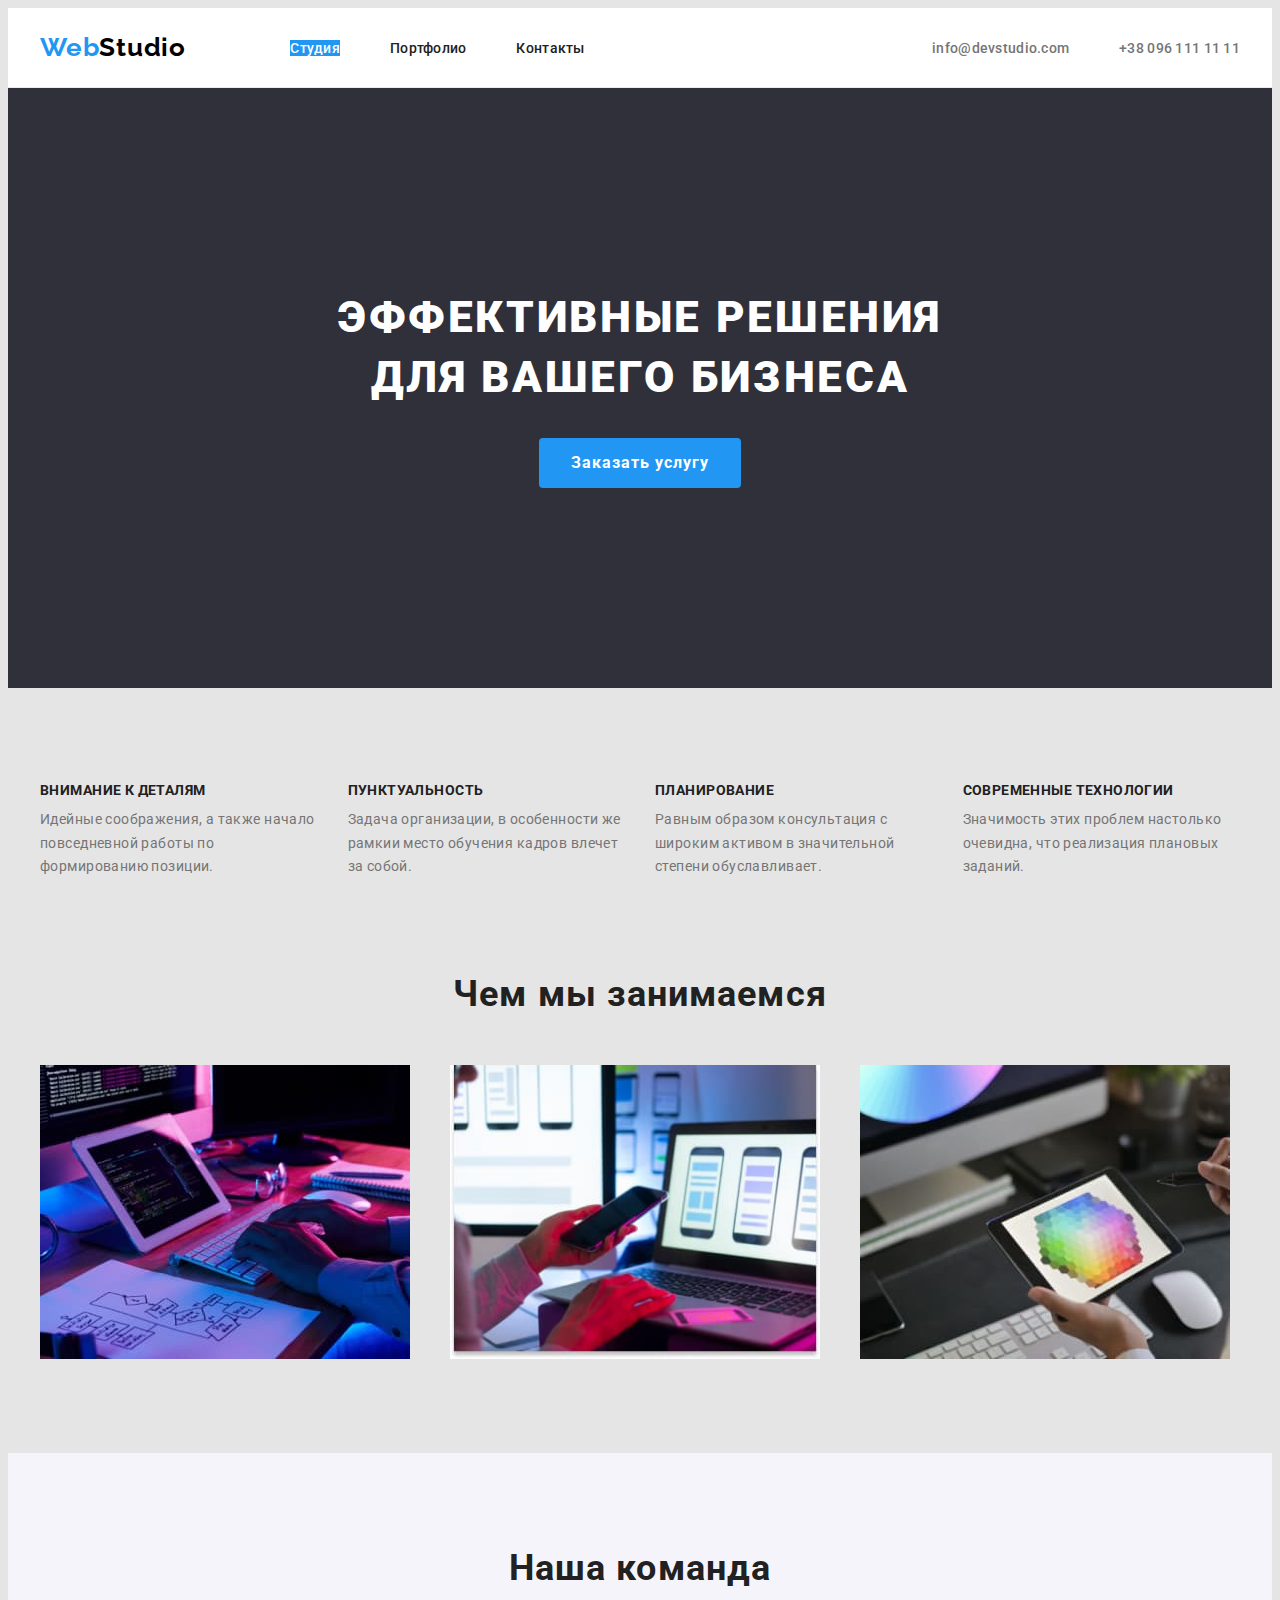
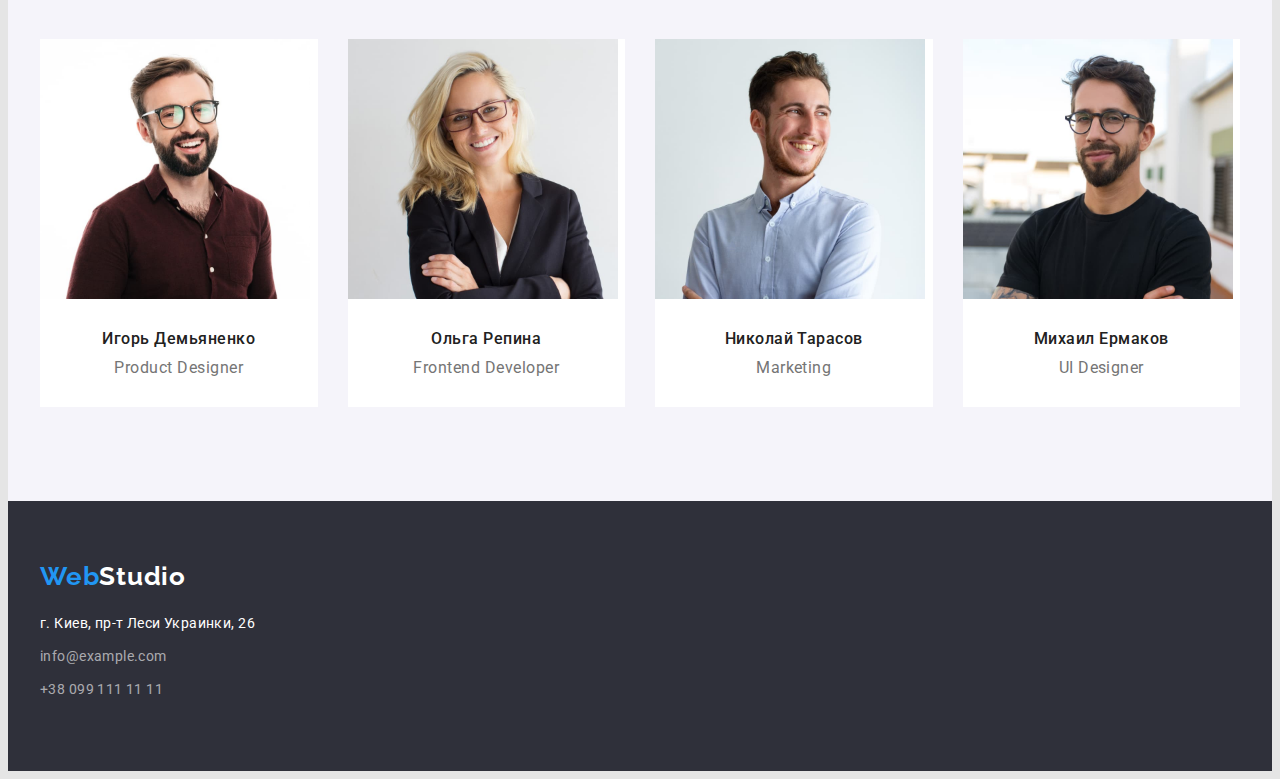
<file: index.html>
<!DOCTYPE html>
<html lang="ru">
    <head>
        <meta charset="utf-8">
        <title> Studio</title>
        <!--link GOOGLE Fonts-->
        <!--CSS rules to specify families
            font-family: 'Raleway', sans-serif;
            font-family: 'Roboto', sans-serif;-->
        <link rel="preconnect" href="https://fonts.googleapis.com">
        <link rel="preconnect" href="https://fonts.gstatic.com" crossorigin>
        <link href="https://fonts.googleapis.com/css2?family=Raleway:wght@700&family=Roboto:wght@400;500;700;900&display=swap" rel="stylesheet">
        <!--Link style-->
        <link rel="stylesheet" href="https://cdnjs.cloudflare.com/ajax/libs/modern-normalize/1.1.0/modern-normalize.min.css" integrity="sha512-wpPYUAdjBVSE4KJnH1VR1HeZfpl1ub8YT/NKx4PuQ5NmX2tKuGu6U/JRp5y+Y8XG2tV+wKQpNHVUX03MfMFn9Q==" crossorigin="anonymous" referrerpolicy="no-referrer" />
        <link rel="stylesheet" href="./css/style.css">
    </head>
    <body>
        <header class="header">
            <div class="container header-container">
                <!-- <div class="logo-container"> -->
                    <a href="" class="link link-no-tdn header-logo">Web<span class="header-post-logo">Studio</span> </a>
                <!-- </div> -->
                <!-- <div class="nav-container"> -->
                    <nav class="navigation-header">
                        <ul class="list list-no-ls list-header-navigation " > 
                            <li class="header-nav-item item"><a href="./index.html" class="link link-no-tdn header-nav-link current-page-link ">Студия</a></li>
                            <li class="header-nav-item item"><a href="./portfolio.html" class="link link-no-tdn header-nav-link ">Портфолио</a></li>    
                            <li class="header-nav-item item"><a href="" class="link link-no-tdn header-nav-link ">Контакты</a></li>
                        </ul>    
                    </nav>
                <!-- </div> -->
                <!-- <div class="contact-header-container"> -->
                    <ul class="list list-no-ls list-header-contact" >
                        <li class="header-contact-item"><a href="mailto:info@devstudio.com" class="link link-no-tdn header-contact-link">info@devstudio.com</a></li>
                        <li class="header-contact-item"><a href="tel:+380961111111" class="link link-no-tdn header-contact-link">+38&nbsp096&nbsp111&nbsp11&nbsp11</a></li>
                    </ul>
                <!-- </div>          -->
            </div>
        </header>
        <main>
            <section class="hero section">  
                <div class="container hero-container">
                    <h1 class="hero-title">Эффективные решения для вашего бизнеса</h1>
                        <input type="button" value="Заказать услугу" class="hero-button">
                </div>
            </section>
            <section class="superiority section">
                <div class="container">
                    <h2 hidden >Наши достоинства</h2>
                    <ul class="superiority-list list-no-ls">
                        <li class="superiority-item item">
                            <h3 class="superiority-name">Внимание к деталям</h3>
                            <p class="superiority-after-title">Идейные соображения, а также начало повседневной работы по формированию позиции.</p>
                        </li>
                        <li class="superiority-item item">
                            <h3 class="superiority-name">Пунктуальность</h3>
                            <p class="superiority-after-title">Задача организации, в особенности же рамкии место обучения кадров влечет за собой.</p>
                        </li>
                        <li class="superiority-item item">
                            <h3 class="superiority-name">Планирование</h3>
                            <p class="superiority-after-title">Равным образом консультация с широким активом в значительной степени обуславливает.</p>
                        </li>
                        <li class="superiority-item item">
                            <h3 class="superiority-name">Современные технологии</h3>
                            <p class="superiority-after-title">Значимость этих проблем настолько очевидна, что реализация плановых заданий.</p>
                        </li>
                    </ul> 
                </div>   
            </section>
            <section class="scills-section section">
                <div class="container scills-container">
                    <h2 class="scills-title">
                        Чем мы занимаемся
                    </h2>
                    <ul class="scills-list list-no-ls">
                        <li class="scills-item item"><a href="" class="scills-link link-no-tdn link"><img src="./images/coding.jpg" alt="Высококласный код" width="370" height="294"></a></li>
                        <li class="scills-item item"><a href="" class="scills-link link-no-tdn link"><img src="./images/crossplatform.jpg" alt="Разработка контент для различных платформ" width="370" height="294"></a></li>
                        <li class="scills-item item"><a href="" class="scills-link link-no-tdn link"><img src="./images/design.jpg" alt="Разработка дизайна" width="370" height="294"></a></li>
                    </ul>
                </div>
            </section>
            <section class="team-section section" >
                <div class="container">
                    <h2 class="team-title"> Наша команда </h2>
                    <ul class="team-list list-no-ls">
                        <li class="team-items item">
                            <img src="./images/productdesigner.jpg" alt="Product Designer" width="270" height="260">
                            <div class="team-fig-caption">
                                <h3 class="team-member-names">Игорь Демьяненко</h3>
                                <p lang="en" class="team-member-positions">Product Designer</p>
                            </div>
                        </li>
                        <li class="team-items item">
                            <img src="./images/frontend.jpg" alt="Frontend Developer" width="270" height="260">
                            <div class="team-fig-caption">
                                <h3 class="team-member-names">Ольга Репина</h3>
                                <p lang="en" class="team-member-positions">Frontend Developer</p>
                            </div>
                        </li>
                        <li class="team-items item">
                            <img src="./images/marketing.jpg" alt="Marketing" width="270" height="260">
                            <div class="team-fig-caption">
                                <h3 class="team-member-names">Николай Тарасов</h3>
                                <p lang="en" class="team-member-positions">Marketing</p>
                            </div>
                        </li>
                        <li class="team-items item">
                            <img src="./images/uidesigner.jpg" alt="UI Designer" width="270" height="260">
                            <div class="team-fig-caption">
                                <h3 class="team-member-names">Михаил Ермаков</h3>
                                <p lang="en" class="team-member-positions">UI Designer</p>
                            </div>
                        </li>
                    </ul>
                </div>
            </section>          
        </main> 
        <footer class="footer"> 
            <div class="container footer-container">
                <div class="footer-logo-container">
                    <a href="" class="link link-no-tdn footer-logo">Web<span class="footer-post-logo">Studio</span> </a>
                </div>
                <address class="address">
                    <ul class="address-list list-no-ls">
                        <li class="address-item item"><a href="" class="address-link link-no-tdn">г. Киев, пр-т Леси Украинки, 26</a></li>
                        <li class="address-item item"><a href="mailto:info@example.com" class=" address-link address-telmail-link link-no-tdn">info@example.com</a></li>
                        <li class="address-item item"><a href="tel:+380991111111" class="address-link address-telmail-link link-no-tdn">+38 099 111 11 11</a></li>
                    </ul>
                </address>
            </div>
        </footer>   
    </body>
</html>
</file>
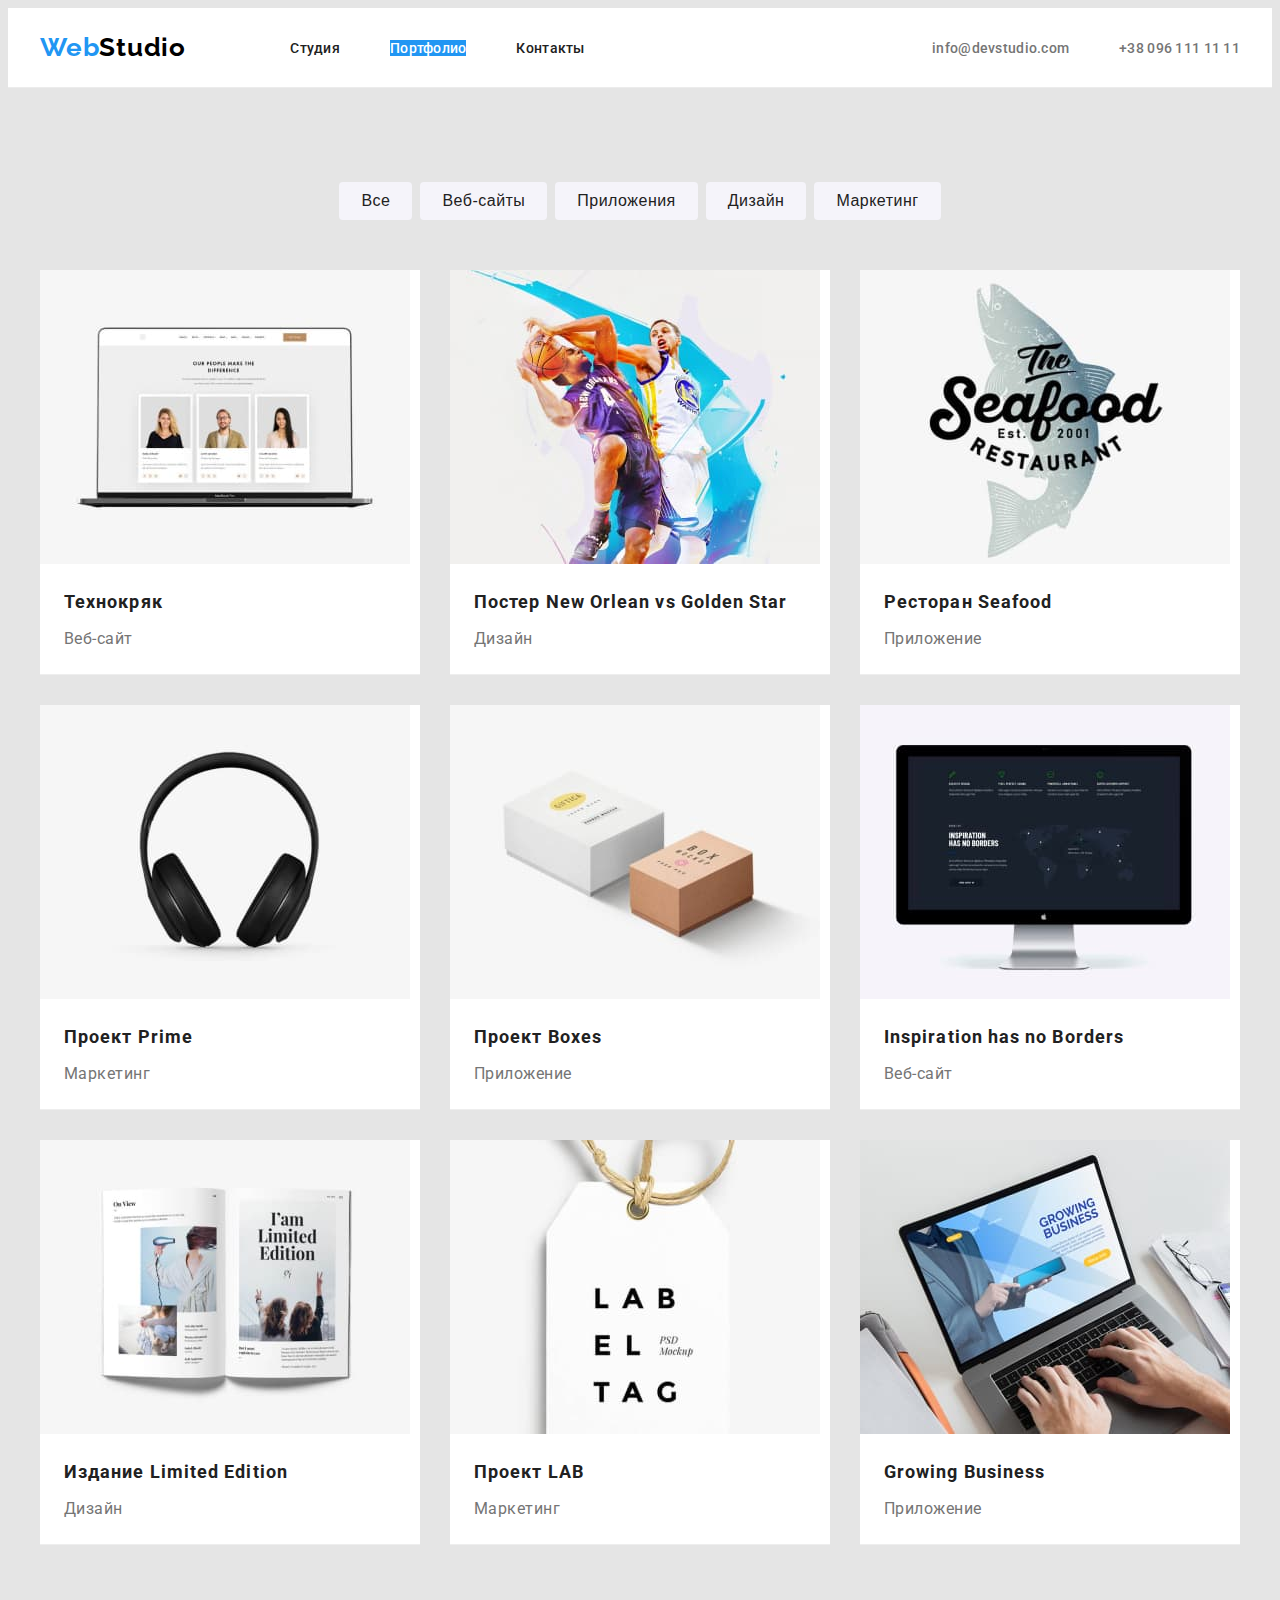
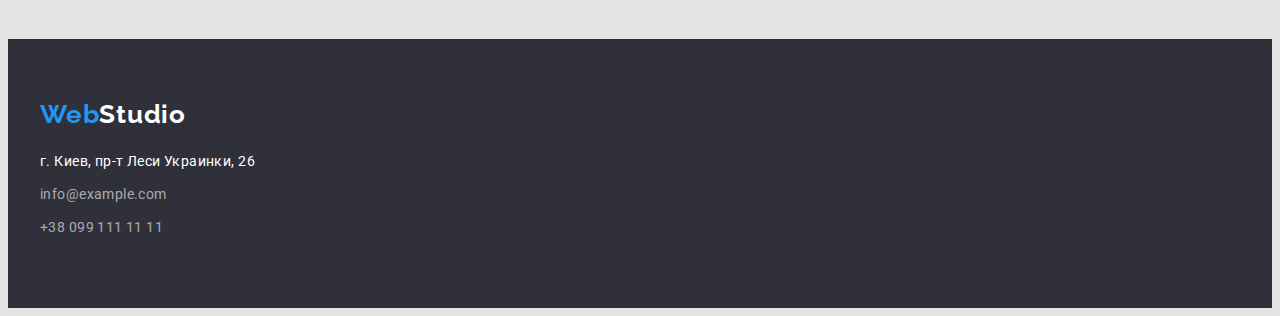
<file: portfolio.html>
<!DOCTYPE html >
<html lang="ru">
    <head>
        <meta charset="utf-8">
        <title> Portfolio </title>
        <!--link GOOGLE Fonts-->
        <!--CSS rules to specify families
            font-family: 'Raleway', sans-serif;
            font-family: 'Roboto', sans-serif;-->
        <link rel="preconnect" href="https://fonts.googleapis.com">
        <link rel="preconnect" href="https://fonts.gstatic.com" crossorigin>
        <link href="https://fonts.googleapis.com/css2?family=Raleway:wght@700&family=Roboto:wght@400;500;700;900&display=swap" rel="stylesheet">
        <!--Link style-->
        <link rel="stylesheet" href="https://cdnjs.cloudflare.com/ajax/libs/modern-normalize/1.1.0/modern-normalize.min.css" integrity="sha512-wpPYUAdjBVSE4KJnH1VR1HeZfpl1ub8YT/NKx4PuQ5NmX2tKuGu6U/JRp5y+Y8XG2tV+wKQpNHVUX03MfMFn9Q==" crossorigin="anonymous" referrerpolicy="no-referrer" />    
        <link rel="stylesheet" href="./css/style.css">
    </head>
    <body>
        <header class="header">
            <div class="container header-container">
                <!-- <div class="logo-container"> -->
                    <a href="" class="link link-no-tdn header-logo">Web<span class="header-post-logo">Studio</span> </a>
                <!-- </div> -->
                <!-- <div class="nav-container"> -->
                    <nav class="navigation-header">
                        <ul class="list list-no-ls list-header-navigation " > 
                            <li class="header-nav-item item"><a href="./index.html" class="link link-no-tdn header-nav-link ">Студия</a></li>
                            <li class="header-nav-item item"><a href="./portfolio.html" class="link link-no-tdn header-nav-link current-page-link  ">Портфолио</a></li>    
                            <li class="header-nav-item item"><a href="" class="link link-no-tdn header-nav-link ">Контакты</a></li>
                        </ul>    
                    </nav>
                <!-- </div> -->
                <!-- <div class="contact-header-container"> -->
                    <ul class="list list-no-ls list-header-contact" >
                        <li class="header-contact-item"><a href="mailto:info@devstudio.com" class="link link-no-tdn header-contact-link">info@devstudio.com</a></li>
                        <li class="header-contact-item"><a href="tel:+380961111111" class="link link-no-tdn header-contact-link">+38&nbsp096&nbsp111&nbsp11&nbsp11</a></li>
                    </ul>
                <!-- </div>          -->
            </div>
        </header>
        <section class="products-section section">
            <div class="container">
                <ul class="products-list list-no-ls">
                    <li class="product-list-item item"><input type="button" value="Все" class="product-list-btn button"></li>
                    <li class="product-list-item item"><input type="button" value="Веб-сайты" class="product-list-btn button"></li>
                    <li class="product-list-item item"><input type="button" value="Приложения" class="product-list-btn button"></li>
                    <li class="product-list-item item"><input type="button" value="Дизайн" class="product-list-btn button"></li>
                    <li class="product-list-item item"><input type="button" value="Маркетинг" class="product-list-btn button"></li>
                </ul>
                <ul class="products-example-list list-no-ls">
                    <li class="products-example-item ">
                        <a href="" class="products-example-link link-no-tdn">
                            <img src="./images/technokryak.jpg" alt="Веб-сайт Технокряк"  width="370" height="294">
                            <div class="product-name-container">
                                <h3 class="products-example-partner">Технокряк</h3>
                                <p class="products-example-type">Веб-сайт</p>
                            </div>
                        </a>
                    </li>
                    <li class="products-example-item "><a href="" class="products-example-link link-no-tdn">
                            <img src="./images/poster-new-orlean.jpg" alt="Дизайн Постер New Orlean vs Golden Star" width="370" height="294">
                            <div class="product-name-container">
                                <h3 class="products-example-partner">Постер New Orlean vs Golden Star</h3>
                                <p class="products-example-type">Дизайн</p>
                            </div>
                        </a>
                    </li>
                    <li class="products-example-item "><a href="" class="products-example-link link-no-tdn">
                            <img src="./images/restoraun-seafood.jpg" alt="Приложение Ресторан Seafood" width="370" height="294">
                            <div class="product-name-container">
                                <h3 class="products-example-partner">Ресторан Seafood</h3>
                                <p class="products-example-type">Приложение</p>
                            </div>
                        </a>
                    </li>
                    <li class="products-example-item "><a href="" class="products-example-link link-no-tdn">
                            <img src="./images/project-prime.jpg" alt="Маркетинг Проект Prime" width="370" height="294">
                            <div class="product-name-container">
                                <h3 class="products-example-partner">Проект Prime</h3>
                                <p class="products-example-type">Маркетинг</p>
                            </div>
                        </a>
                    </li>
                    <li class="products-example-item "><a href="" class="products-example-link link-no-tdn">
                            <img src="./images/project-boxes.jpg" alt="Приложение Проект Boxes" width="370" height="294">
                            <div class="product-name-container">
                                <h3 class="products-example-partner">Проект Boxes</h3>
                                <p class="products-example-type">Приложение</p>
                            </div>
                        </a>
                    </li>
                    <li class="products-example-item "><a href="" class="products-example-link link-no-tdn">
                            <img src="./images/inspiration-no-borders.jpg" alt="Веб-сайт Inspiration has no Borders" width="370" height="294">
                            <div class="product-name-container">
                                <h3 class="products-example-partner">Inspiration has no Borders</h3>
                                <p class="products-example-type">Веб-сайт</p>
                            </div>
                        </a>
                    </li>
                    <li class="products-example-item "><a href="" class="products-example-link link-no-tdn">
                            <img src="./images/magazine-limited-edition.jpg" alt="Дизайн Издание Limited Edition" width="370" height="294">
                            <div class="product-name-container">
                                <h3 class="products-example-partner">Издание Limited Edition</h3>
                                <p class="products-example-type">Дизайн</p>
                            </div>
                        </a>
                    </li>
                    <li class="products-example-item "><a href="" class="products-example-link link-no-tdn">
                            <img src="./images/project-lab.jpg" alt="Маркетинг Проект LAB" width="370" height="294">
                            <div class="product-name-container">
                                <h3 class="products-example-partner">Проект LAB</h3>
                                <p class="products-example-type">Маркетинг</p>
                            </div>
                        </a>
                    </li>
                    <li class="products-example-item "><a href="" class="products-example-link link-no-tdn">
                            <img src="./images/growing-business.jpg" alt="Приложение Growing Business" width="370" height="294">
                            <div class="product-name-container">
                                <h3 class="products-example-partner">Growing Business</h3>
                                <p class="products-example-type">Приложение</p>
                            </div>
                        </a>
                    </li>
                </ul>
            </div>
        </section>
        <footer class="footer"> 
            <div class="container footer-container">
                <div class="footer-logo-container">
                    <a href="" class="link link-no-tdn footer-logo">Web<span class="footer-post-logo">Studio</span> </a>
                </div>
                <address class="address">
                    <ul class="address-list list-no-ls">
                        <li class="address-item item"><a href="" class="address-link link-no-tdn">г. Киев, пр-т Леси Украинки, 26</a></li>
                        <li class="address-item item"><a href="mailto:info@example.com" class=" address-link address-telmail-link link-no-tdn">info@example.com</a></li>
                        <li class="address-item item"><a href="tel:+380991111111" class="address-link address-telmail-link link-no-tdn">+38 099 111 11 11</a></li>
                    </ul>
                </address>
            </div>
        </footer>   
    </body>
</html>
</file>
<file: css/style.css>
:root{
/*fonts colours */
    --body-fonts-main-color: #212121;
    --body-fonts-onbackgraund-color: #FFFFFF;
    --general-text-fonts-color: #757575;
    --logo-first-color: #2196F3;
    --logo-header-second-color: #000000;
    --logo-footer-second-color: #FFFFFF;
    --active-btn-fonts-color: #FFFFFF;
    --active-link-fonts-color: #2196F3;
/*background colours */   
    --body-background-main-color:#E5E5E5;
    --header-background-color: #FFFFFF;
    --hero-background-color: #2F303A;
    --hero-btn-background-color: #2196F3;
    --body-additional-color: #F5F4FA;
    --footer-background-color: #2F303A;
    --active-btn-background-color: #2196F3;
    --cards-background-color: #FFFFFF;
/*border colors*/
    --header-botton-color: #ECECEC;
    --product-example-card-border: #EEEEEE;
/*distance between content*/
    --horisondal-content-offset-negative: -30px;
    --horisondal-content-offset-positive: 30px;
    --vertical-content-offset-negative: -30px;
    --vertical-content-offset-positive: 30px;
    --vertical-section-offset-negative: -94px;
    --vertical-section-offset-positive: 94px;
}
/*reset*/
p, h1, h2, h3, h4, h5, h6{
    margin: 0;
}
ul {
    margin: 0;
    padding-left: 0;
}

/*general components*/
body {
    font-family: Roboto, sans-serif;
    color: var(--body-fonts-main-color);
    background-color: var(--body-background-main-color);
}

.link-no-tdn {
    text-decoration: none;
}
.list-no-ls {
    list-style: none;
}
.container{
    width: 1200px;
    margin: 0 auto;
    padding-left: 15px;
    padding-right: 15px;
}
img{
    display: block;
}

.section{
    padding-top: var(--vertical-section-offset-positive);
    padding-bottom: var(--vertical-section-offset-positive);
}
/*------------HEADER-------------*/
.header{
    background-color: var(--header-background-color);
    border-bottom: 1px solid var(--header-botton-color);
    padding-bottom: 24px;
    padding-top: 24px;

}

.header-container {
    display: flex;
    flex-wrap: wrap;
    align-items: center;
    justify-content: space-between;
}

/* .logo-container { */
    /* align-items: center; */
    /* margin-right: 93px; */
    /* display: flex; */
    /* flex-grow: 0.5; */
/* }  */
.header-logo {
    font-family: Raleway;
    font-weight: 700;
    font-size: 26px;
    line-height: calc(31 / 26);
    letter-spacing: 0.03em; 
    color: var(--logo-first-color);
    flex-grow: 0.6;
}

.header-post-logo {
    color: var(--logo-header-second-color);
}

.navigation-header{
    flex-grow: 1;
}  

.list-header-navigation {
    display: flex;
    flex-wrap: wrap;
    justify-content: flex-start;

    /* align-items: center; */
   /* justify-content: space-between; */
} 

.header-nav-item:not(:last-child) {
    margin-right: 50px;
} 

.header-nav-link {
    font-weight: 500;
    font-size: 14px;
    line-height: calc(16 / 14);
    letter-spacing: 0.02em;
    color:inherit;
}

.current-page-link {
    color: var(--body-fonts-onbackgraund-color);
    background-color: var(--active-link-fonts-color);
}

.header-nav-link:hover, .header-nav-link:focus {
    color: var(--active-link-fonts-color);
}

/* .contact-header-container {
    flex-grow: 1;
    
} */
.list-header-contact {
    display: flex;
    flex-wrap:wrap;
    flex-grow: 1;
    justify-content: flex-end;
    /* justify-content: space-between; */
    /* align-items: center; */
    /* margin-left: auto; */
} 
.header-contact-item:not(:last-child) {
    margin-right: 50px;
} 
.header-contact-link {
    font-weight: 500;
    font-size: 14px;
    line-height: calc(16 / 14);
    letter-spacing: 0.02em;
    color: var(--general-text-fonts-color);
}
.header-contact-link:hover, .header-contact-link:focus {
    color: var(--active-link-fonts-color);
}

/*------------------BODY-------------------*/
.hero{
    background-color: var(--hero-background-color);
}
.hero-container{
    padding-bottom: 106px;
    padding-top: 106px;
    
}
.hero-title {
    font-weight: 900;
    font-size: 44px;
    line-height: 1.36;
    text-align: center;
    letter-spacing: 0.06em;
    text-transform: uppercase;
    color: var(--body-fonts-onbackgraund-color);
    max-width: 696px;
    margin:0 auto 30px;
}
.hero-button {
    cursor: pointer;
    font-family: inherit;
    font-weight: 700;
    font-size: 16px;
    line-height: 1.87;
    display: block;
    align-items: center;
    text-align: center;
    letter-spacing: 0.06em;
    color: var(--body-fonts-onbackgraund-color);
    background-color: var(--hero-btn-background-color);
    padding-left: 32px;
    padding-right: 32px;
    padding-top: 10px;
    padding-bottom: 10px;
    margin:0 auto;
    border-radius: 4px;
    border: 0;
}
/* .superiority-container {
    padding-left: -30px;
} */

.superiority-list{
    display: flex;
    flex-wrap: wrap;
    margin-left:  var(--horisondal-content-offset-negative);
    margin-top: var(--vertical-content-offset-negative);

}

.superiority-item {
    margin-left: var(--horisondal-content-offset-positive);
    margin-top: var(--horisondal-content-offset-positive);
    flex-basis: calc(100% / 4 - var(--horisondal-content-offset-positive));
}


.superiority-name{
    font-weight: 700;
    font-size: 14px;
    line-height: calc(16 / 14);
    letter-spacing: 0.03em;
    text-transform: uppercase;
    margin-bottom: 10px;
}

.superiority-after-title {
    font-weight: 400;
    font-size: 14px;
    line-height: 1.71;
    letter-spacing: 0.03em;
    color: var(--general-text-fonts-color);
}

.scills-section {
    padding-top: 0;
}

.scills-title {
    font-weight: 700;
    font-size: 36px;
    line-height: calc(42 / 36);
    text-align: center;
    letter-spacing: 0.03em;
    margin-bottom: 20px;
}

.scills-list {
    display: flex;
    flex-wrap: wrap;
    margin-left: var(--horisondal-content-offset-negative);
}

.scills-item {
    margin-top: var(--vertical-content-offset-positive);
    margin-left: var(--horisondal-content-offset-positive);
    flex-basis: calc(100% / 3 - var(--horisondal-content-offset-positive));
}

.team-section {
    background-color: var(--body-additional-color);
}

.team-list {
    display: flex;     
    flex-wrap: wrap;
    margin-left: var(--horisondal-content-offset-negative);
}
.team-items {
    margin-top: var(--vertical-content-offset-positive);
    margin-left: var(--horisondal-content-offset-positive);
    background-color: var(--cards-background-color);
    flex-basis: calc(100% / 4 - var(--horisondal-content-offset-positive));
}

.team-fig-caption {
    margin-top: var(--vertical-content-offset-positive);
    margin-bottom: var(--vertical-content-offset-positive);
}

.team-title {
    font-weight: 700;
    font-size: 36px;
    line-height: calc(42 / 36);
    text-align: center;
    letter-spacing: 0.03em;
    margin-bottom: 20px;
}

.team-member-names {
    font-weight: 500;
    font-size: 16px;
    line-height: calc(19 / 16);
    text-align: center;
    letter-spacing: 0.03em;
    margin-bottom: 10px;
}

.team-member-positions {
    font-weight: 400;
    font-size: 16px;
    line-height: calc(19 / 16);
    text-align: center;
    letter-spacing: 0.03em;
    color: var(--general-text-fonts-color);
}

/*-----------------FOOTER------------------*/
.footer{
    background-color: var(--footer-background-color);
    padding-top: 60px;
    padding-bottom: 60px;

}

.footer-logo-container {
    margin-bottom: 20px;
}
.footer-logo {
    font-family: Raleway;
    font-weight: 700;
    font-size: 26px;
    line-height: calc(31 / 26);
    letter-spacing: 0.03em; 
    color: var(--logo-first-color);
}
.footer-post-logo {
    font-family: Raleway;
    font-weight: 700;
    font-size: 26px;
    line-height: calc(31 / 26);
    letter-spacing: 0.03em; 
    color: var(--logo-footer-second-color);
}

.address-link{
    font-style: normal;
    font-weight: 400;
    font-size: 14px;
    line-height: 1.71;
    letter-spacing: 0.03em;
    color: var(--body-fonts-onbackgraund-color);
}
.address-link:hover, .address-link:focus{
    color: var(--active-link-fonts-color);
}

.address-telmail-link{
    color: rgba(255, 255, 255, 0.6);
}

.address-item{
    margin-bottom: 9px;
}

/*---------------PORTFOLIO-----------------*/
.products-list {
    display: flex;
    flex-wrap: wrap;
    justify-content: center;
    margin-bottom: 20px;
}

.product-list-item:not(:last-child) {
    margin-right: 8px;
}
.product-list-btn {
    cursor: pointer;
    font-weight: 500;
    font-size: 16px;
    line-height: 1.62;
    text-align: center;
    letter-spacing: 0.03em;
    color:inherit;
    border: 0;
    border-radius: 4px;
    background-color: var(--body-additional-color);
    padding: 6px 22px;
}

.product-list-btn:hover, .product-list-btn:focus {
    color: var(--active-btn-fonts-color);
    background-color: var(--active-btn-background-color);     
}  

.products-example-list {
    display: flex;
    flex-wrap: wrap;
    margin-left: var(--horisondal-content-offset-negative);
}

.products-example-item {
    background-color: var(--cards-background-color);
    margin-left: var(--horisondal-content-offset-positive);
    margin-top: var(--vertical-content-offset-positive);
    border-bottom: 1px solid var(--product-example-card-border);
    flex-basis: calc(100% / 3 - var(--horisondal-content-offset-positive));
}

.product-name-container {
    padding-top: 20px;
    padding-bottom: 20px;
    padding-left: 24px;
    padding-right: 24px;
}

.products-example-partner {
    font-weight: 700;
    font-size: 18px;
    line-height: 2;
    letter-spacing: 0.06em;
    color: var(--body-fonts-main-color);
    margin-bottom: 4px;
}

.products-example-type {
    font-weight: normal;
    font-size: 16px;
    line-height: 1.87;
    letter-spacing: 0.03em;
    color: var(--general-text-fonts-color);
}
</file>
